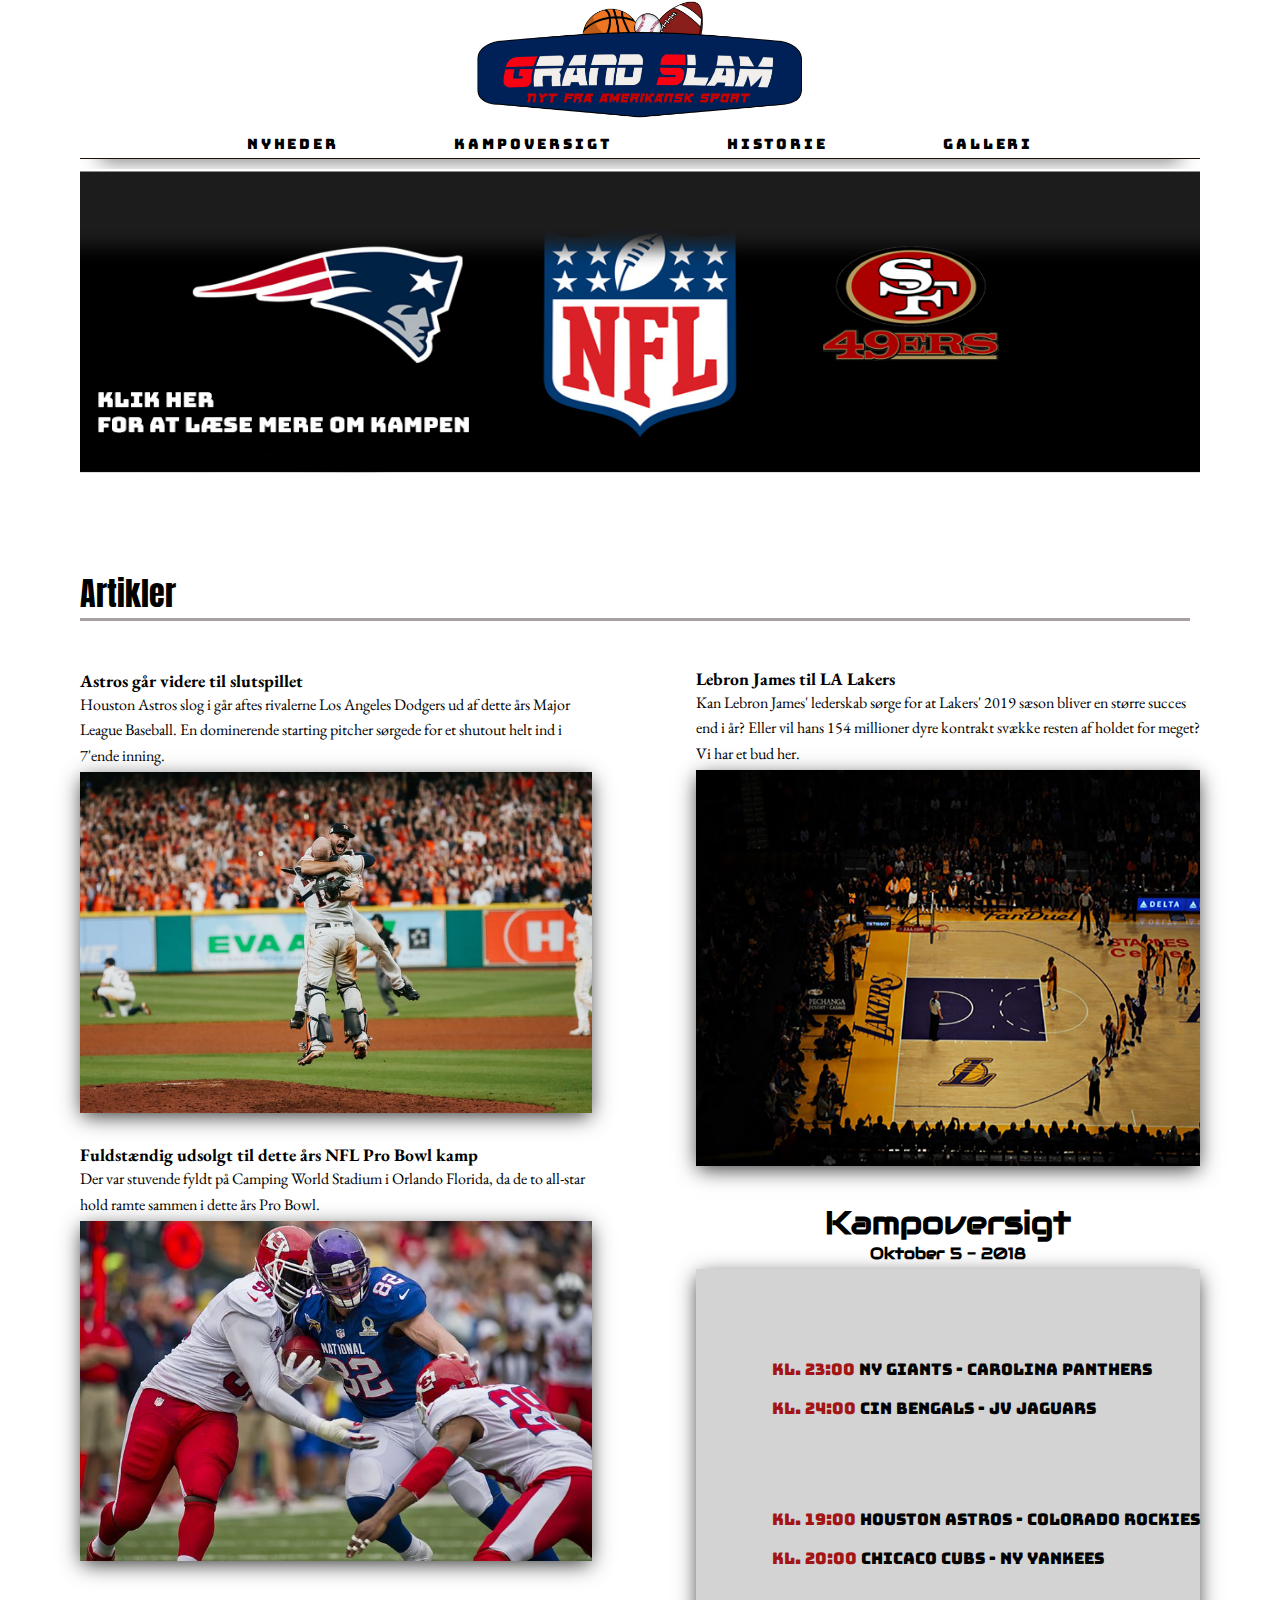
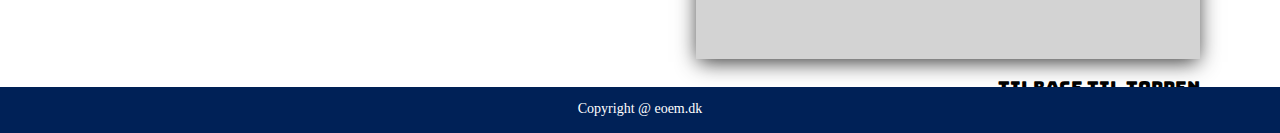
<file: index.html>
<!DOCTYPE HTML>
<html lang="da">
    
<head>
    <meta charset="UTF-8">
    <title>Grand Slam | Nyt fra amerikansk sport</title>
    <meta name="viewport" content="width=device-width, initial-scale=1.0">
    <meta name="description" content="Nyheder fra amerikansk sport: Baseball, Football / amerikansk fodbold, Basketball og Ishockey. Historien bag sportsgrenene samt galleri fra diverse kampe."> 
    <link href="https://fonts.googleapis.com/css?family=Bungee|Anton|Audiowide|EB+Garamond:400,700|Oswald|PT+Serif" rel="stylesheet">
    <link href="mystyle.css" rel="stylesheet">
</head>


<!-- Header til og med streg -->
<body class="linkstate">
    <div class="container">
        <div class="sidehoved"></div>
        <nav class="menu_nav">
            <ul class="nav_liste nav_listeelement">
                <li><a href="index.html" class="link nav_link">Nyheder</a></li>
                <li><a href="#kampoversigt" class="link nav_link">Kampoversigt</a></li>
                <li><a href="historie.html" class="link nav_link">Historie</a></li>
                <li><a href="#" class="link nav_link">Galleri</a></li>
            </ul>
        </nav>
        
        <hr class="hr"/>
    
<!-- Hovedindhold -->
        
        <div class="banner">
            <a href="#" id="bannerlink">Link til artikel</a>
        </div>
        
        
        <section class="artikel1">
            <h1 class="artikel_section"> Artikler </h1>
            <hr class="artikel_streg"/>
            
            <a href="news.html"><h3 class="overskrift_font">Astros går videre til slutspillet</h3></a>
            <a href="news.html"><p class="broedtekst">Houston Astros slog i går aftes rivalerne Los Angeles Dodgers ud af dette års Major League Baseball. En dominerende starting pitcher sørgede for et shutout helt ind i 7'ende inning.
            </p></a>
            <a href="news.html"><img class="billede grow" alt="Houston-astros-billede" src="images/MLBphoto.jpeg"></a>
            
            <a href="NFLnews.html"><h3 class="overskrift overskrift_font">Fuldstændig udsolgt til dette års NFL Pro Bowl kamp</h3></a>
            <a href="NFLnews.html"><p class="broedtekst">Der var stuvende fyldt på Camping World Stadium i Orlando Florida, da de to all-star hold ramte sammen i dette års Pro Bowl. 
            </p></a>
            <a href="NFLnews.html"><img class="billede grow" alt="Pro-Bowl-billede" src="images/NFLphoto.jpg"></a>
        </section>
        
        <section class="artikel2">
            <a href="#"><h3 class="overskrift_font">Lebron James til LA Lakers</h3></a>
            <a href="#"><p class="broedtekst">Kan Lebron James' lederskab sørge for at Lakers' 2019 sæson bliver en større succes end i år? Eller vil hans 154 millioner dyre kontrakt svække resten af holdet for meget? Vi har et bud her.</p></a>
            <a href="#"><img class="billede2 grow" alt="LA-Lakers-billede" src="images/NBAlakers.jpeg"></a>
    
<!-- Kampoversigt -->
            <a name="kampoversigt"></a>
            <h3 class=nyfont>Kampoversigt</h3>
            <h5 class="nyfont_under">Oktober 5 - 2018 </h5>
           <div class="box">
               <br>
               <br>
               <br>
               <br>
               <br>
               <p class="kampe_font hold"><span class="tid">Kl. 23:00</span>  NY Giants - Carolina Panthers</p>
               <br>
               <p class="kampe_font hold"><span class="tid">Kl. 24:00</span>  CIN Bengals - JV Jaguars </p>
               <br>
               <br>
               <br>
               <br>
               <br>
               <p class="kampe_font hold"><span class="tid">Kl. 19:00</span>  Houston Astros - Colorado Rockies </p>
               <br>
               <p class="kampe_font hold"><span class="tid">Kl. 20:00</span>  Chicaco Cubs - NY Yankees</p>
            </div>
            <a href="index.html" class="link"><p class="tilbage_knap">Tilbage til toppen</p></a>
        </section>
        
        
<!-- footer -->
        
        <footer class="sidefod footerbox">
            <p class="copyright">Copyright @ eoem.dk</p>    
        </footer>
    </div>
</body>
</html>
</file>
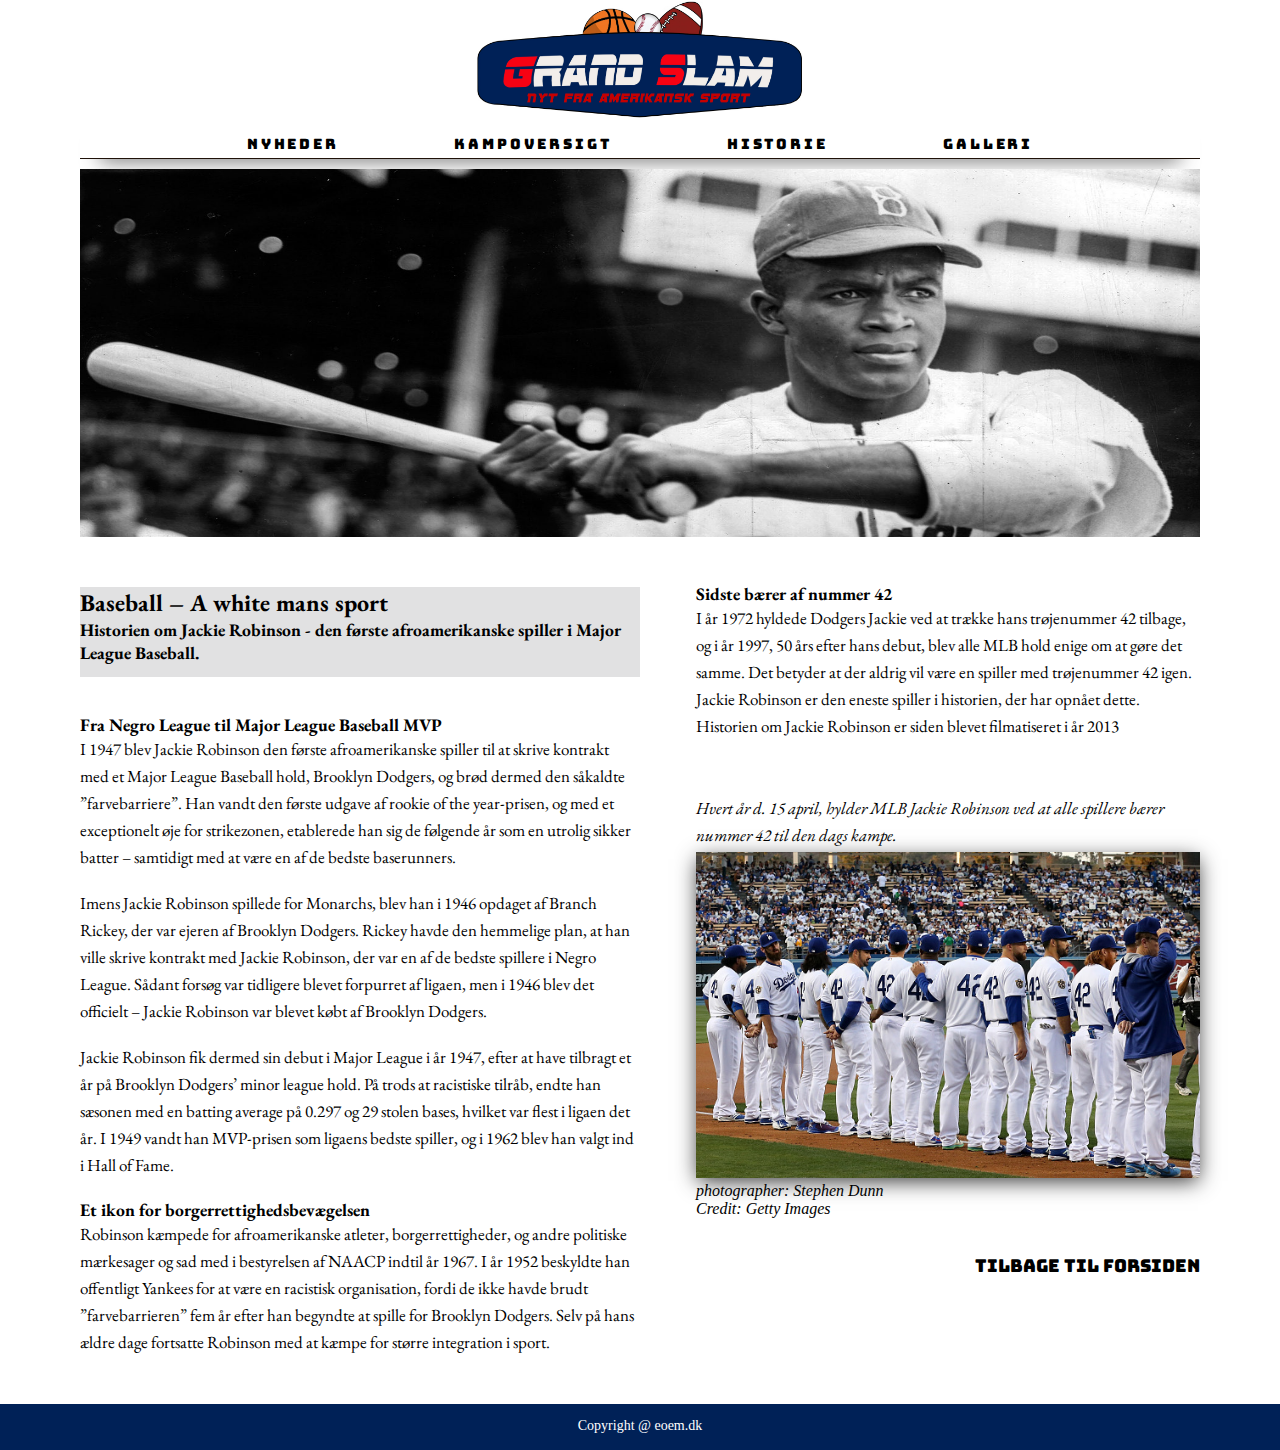
<file: historie.html>
<!DOCTYPE HTML>
<html lang="da">
    
<head>
    <meta charset="UTF-8">
    <title>Grand Slam | Jackie Robinson historie</title>
    <meta name="viewport" content="width=device-width, initial-scale=1.0">
    <meta name="description" content="Nyheder fra amerikansk sport: Baseball, Football / amerikansk fodbold, Basketball og Ishockey. Historien bag sportsgrenene samt galleri fra diverse kampe.">
    <link href="https://fonts.googleapis.com/css?family=Bungee|Anton|Audiowide|EB+Garamond:400,700|Oswald|PT+Serif" rel="stylesheet">
    <link href="mystyle.css" rel="stylesheet">
</head>


<!-- Header til og med streg -->
<body class="linkstate">
    <div class="container">
        <div class="sidehoved"></div>
        <nav class="menu_nav">
            <ul class="nav_liste nav_listeelement">
                <li><a href="index.html" class="link nav_link">Nyheder</a></li>
                <li><a href="index.html#kampoversigt" class="link nav_link">Kampoversigt</a></li>
                <li><a href="historie.html" class="link nav_link">Historie</a></li>
                <li><a href="#" class="link nav_link">Galleri</a></li>
            </ul>
        </nav>
        
        <hr class="hr"/>
    
<!-- Hovedindhold -->
        
        <div id="banner_historie" class="banner"></div>
        
        
        <section class="artikel1 box3">
            <h1 class="artikel_section_gem"> Artikler </h1>
            <hr class="artikel_streg_gem"/>
            <h3 class="artikel_overskrift_historie">Baseball – A white mans sport</h3>
            <p class="artikel_suboverskrift">Historien om Jackie Robinson - den første afroamerikanske spiller i Major League Baseball. 
            </p>
        </section>
        
        <article class="artikel_venstre">
            <h2 class="overskrift_font">Fra Negro League til Major League Baseball MVP </h2>
            <p class="broedtekst2">I 1947 blev Jackie Robinson den første afroamerikanske spiller til at skrive kontrakt med et Major League Baseball hold, Brooklyn Dodgers, og brød dermed den såkaldte ”farvebarriere”. 
            Han vandt den første udgave af rookie of the year-prisen, og med et exceptionelt øje for strikezonen, etablerede han sig de følgende år som en utrolig sikker batter – samtidigt med at være en af de bedste baserunners.</p>
            <br>
            <p class="broedtekst2">Imens Jackie Robinson spillede for Monarchs, blev han i 1946 opdaget af Branch Rickey, der var ejeren af Brooklyn Dodgers. Rickey havde den hemmelige plan, at han ville skrive kontrakt med Jackie Robinson, der var en af de bedste spillere i Negro League. Sådant forsøg var tidligere blevet forpurret af ligaen, men i 1946 blev det officielt – Jackie Robinson var blevet købt af Brooklyn Dodgers. </p>
            <br>
            <p class="broedtekst2">Jackie Robinson fik dermed sin debut i Major League i år 1947, efter at have tilbragt et år på Brooklyn Dodgers’ minor league hold. På trods at racistiske tilråb, endte han sæsonen med en batting average på 0.297 og 29 stolen bases, hvilket var flest i ligaen det år.
            I 1949 vandt han MVP-prisen som ligaens bedste spiller, og i 1962 blev han valgt ind i Hall of Fame.</p>
            <br>
            <p class="overskrift_font">Et ikon for borgerrettighedsbevægelsen </p>
            <p class="broedtekst2">Robinson kæmpede for afroamerikanske atleter, borgerrettigheder, og andre politiske mærkesager og sad med i bestyrelsen af NAACP indtil år 1967. 
                I år 1952 beskyldte han offentligt Yankees for at være en racistisk organisation, fordi de ikke havde brudt ”farvebarrieren” fem år efter han begyndte at spille for Brooklyn Dodgers.
                Selv på hans ældre dage fortsatte Robinson med at kæmpe for større integration i sport.</p>
        </article>
        
        <article class="artikel3">
            <h2 class="overskrift_font">Sidste bærer af nummer 42</h2>
            <p class="broedtekst2">I år 1972 hyldede Dodgers Jackie ved at trække hans trøjenummer 42 tilbage, og i år 1997, 50 års efter hans debut, blev alle MLB hold enige om at gøre det samme. Det betyder at der aldrig vil være en spiller med trøjenummer 42 igen. Jackie Robinson er den eneste spiller i historien, der har opnået dette.</p>
            <p class="broedtekst2">Historien om Jackie Robinson er siden blevet filmatiseret i år 2013</p>
            <br>
            <br>
            <br>
            <p class="broedtekst2"><i>Hvert år d. 15 april, hylder MLB Jackie Robinson ved at alle spillere bærer nummer 42 til den dags kampe.</i></p>
            <img src="images/jackie_robinson_day.jpg" alt="Dodgers-hold-42" class="billede">
            <p><i>photographer: Stephen Dunn</i></p>
            <p><i>Credit: Getty Images</i></p>
            
            <br>
            <a href="index.html" class="link"><p class="tilbage_knap ">Tilbage til forsiden</p></a>
        </article>
    </div>
<!-- footer -->
        
    <footer class="sidefod footerbox">
        <p class="copyright">Copyright @ eoem.dk</p>    
    </footer>   
</body>
    

            
</html>
</file>
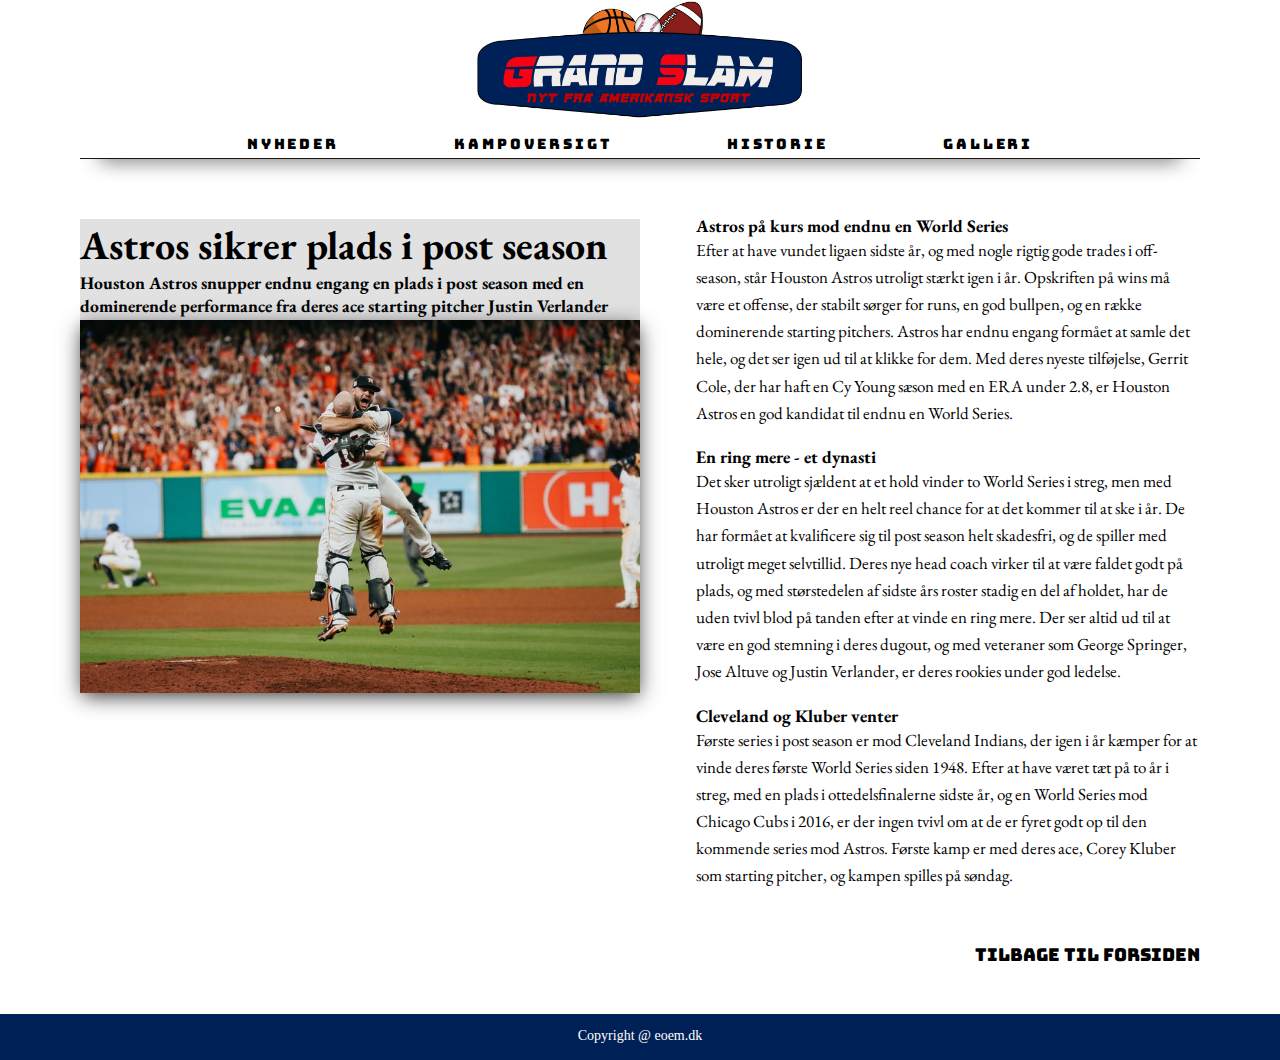
<file: news.html>
<!DOCTYPE HTML>
<html lang="da">
    
<head>
    <meta charset="UTF-8">
    <title>Grand Slam | Nyheder fra MLB</title>
    <meta name="viewport" content="width=device-width, initial-scale=1.0">
    <meta name="description" content="Nyheder fra amerikansk sport: Baseball, Football / amerikansk fodbold, Basketball og Ishockey. Historien bag sportsgrenene samt galleri fra diverse kampe.">
    <link href="https://fonts.googleapis.com/css?family=Bungee|Anton|Audiowide|EB+Garamond:400,700|Oswald|PT+Serif" rel="stylesheet">
    <link href="mystyle.css" rel="stylesheet">
</head>


<!-- Header til og med streg -->
<body class="linkstate">
    <div class="container">
        <div class="sidehoved"></div>
        <nav class="menu_nav">
            <ul class="nav_liste nav_listeelement">
                <li><a href="index.html" class="link nav_link">Nyheder</a></li>
                <li><a href="index.html#kampoversigt" class="link nav_link">Kampoversigt</a></li>
                <li><a href="historie.html" class="link nav_link">Historie</a></li>
                <li><a href="#" class="link nav_link">Galleri</a></li>
            </ul>
        </nav>
        
        <hr class="hr"/>
    
<!-- Hovedindhold -->
        
        <div class="banner_gem">
            <a href="#" id="bannerlink">Link til artikel</a>
        </div>
        
        
        <main class="artikel1 box2">
            <h1 class="artikel_section_gem"> Artikler </h1>
            <hr class="artikel_streg_gem"/>
            <h3 class="artikel_overskrift">Astros sikrer plads i post season</h3>
            <p class="artikel_suboverskrift">Houston Astros snupper endnu engang en plads i post season med en dominerende performance fra deres ace starting pitcher Justin Verlander
            </p>
            <img class="billede" alt="Houston-Astros-billede" src="images/MLBphoto.jpeg">
        </main>
        
        <article class="artikel3">
            <h2 class="overskrift_font">Astros på kurs mod endnu en World Series</h2>
            <p class="broedtekst2">Efter at have vundet ligaen sidste år, og med nogle rigtig gode trades i off-season, står Houston Astros utroligt stærkt igen i år. Opskriften på wins må være et offense, der stabilt sørger for runs, en god bullpen, og en række dominerende starting pitchers. Astros har endnu engang formået at samle det hele, og det ser igen ud til at klikke for dem. Med deres nyeste tilføjelse, Gerrit Cole, der har haft en Cy Young sæson med en ERA under 2.8, er Houston Astros en god kandidat til endnu en World Series. </p>
            <br>
            <p class="overskrift_font">En ring mere - et dynasti</p>
            <p class="broedtekst2">Det sker utroligt sjældent at et hold vinder to World Series i streg, men med Houston Astros er der en helt reel chance for at det kommer til at ske i år. De har formået at kvalificere sig til post season helt skadesfri, og de spiller med utroligt meget selvtillid. Deres nye head coach virker til at være faldet godt på plads, og med størstedelen af sidste års roster stadig en del af holdet, har de uden tvivl blod på tanden efter at vinde en ring mere. Der ser altid ud til at være en god stemning i deres dugout, og med veteraner som George Springer, Jose Altuve og Justin Verlander, er deres rookies under god ledelse.</p>
            <br>
            <p class="overskrift_font">Cleveland og Kluber venter</p>
            <p class="broedtekst2">Første series i post season er mod Cleveland Indians, der igen i år kæmper for at vinde deres første World Series siden 1948. Efter at have været tæt på to år i streg, med en plads i ottedelsfinalerne sidste år, og en World Series mod Chicago Cubs i 2016, er der ingen tvivl om at de er fyret godt op til den kommende series mod Astros. Første kamp er med deres ace, Corey Kluber som starting pitcher, og kampen spilles på søndag.</p>
            <br>
            <br>
            <a href="index.html" class="link"><p class="tilbage_knap ">Tilbage til forsiden</p></a>
        </article>
        
    </div>
<!-- footer -->
        
    <footer class="sidefod footerbox">
        <p class="copyright">Copyright @ eoem.dk</p>       
    </footer>         
    </body>
</html>
</file>
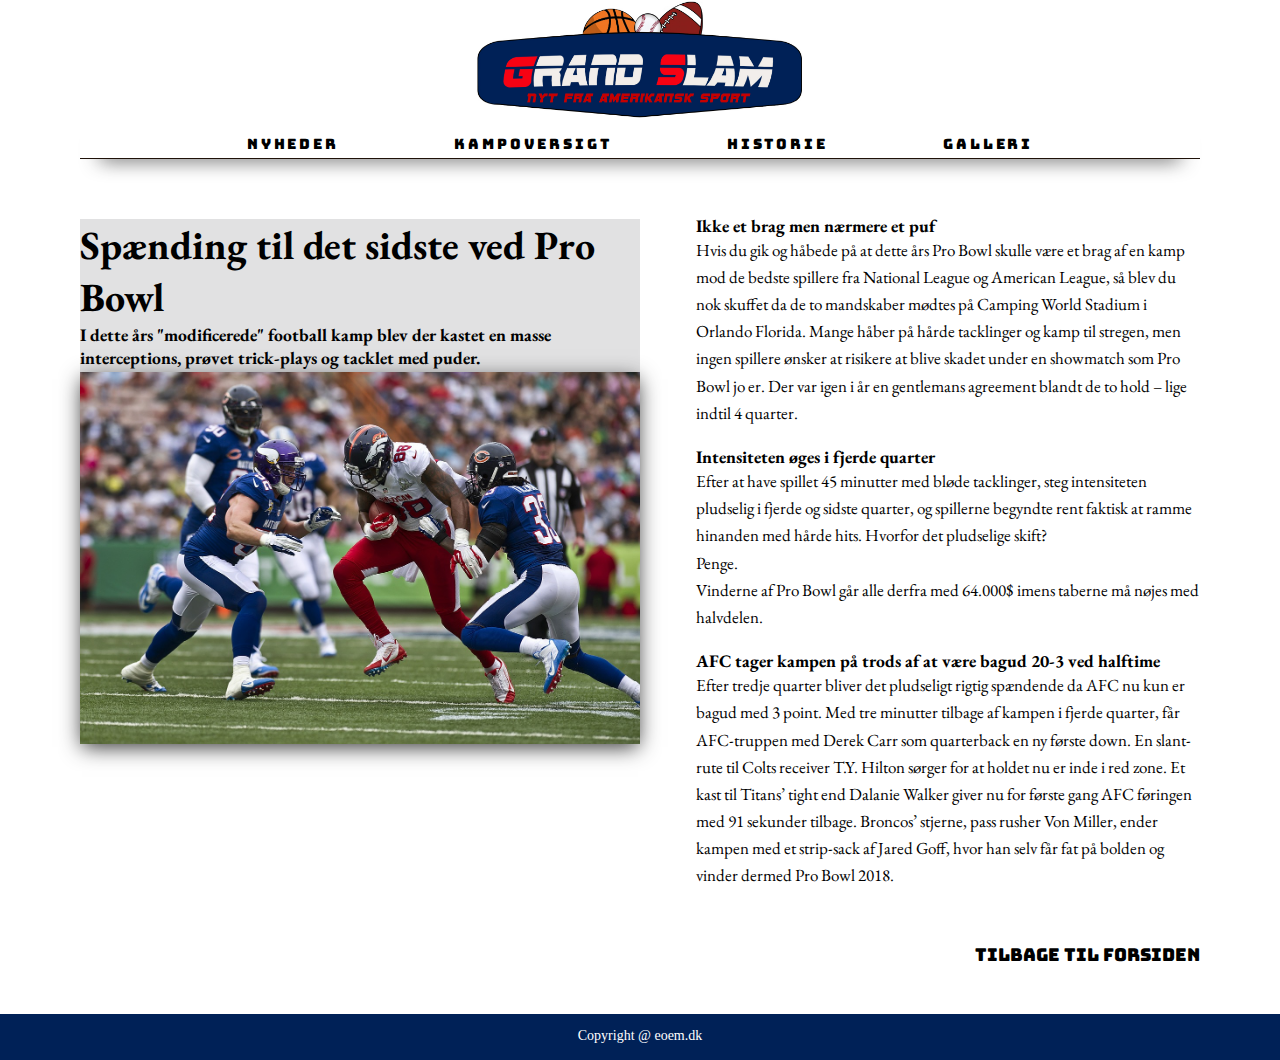
<file: NFLnews.html>
<!DOCTYPE HTML>
<html lang="da">
    
<head>
    <meta charset="UTF-8">
    <title>Grand Slam | Nyheder om NFL</title>
    <meta name="viewport" content="width=device-width, initial-scale=1.0">
    <meta name="description" content="Nyheder fra amerikansk sport: Baseball, Football / amerikansk fodbold, Basketball og Ishockey. Historien bag sportsgrenene samt galleri fra diverse kampe.">
    <link href="https://fonts.googleapis.com/css?family=Bungee|Anton|Audiowide|EB+Garamond:400,700|Oswald|PT+Serif" rel="stylesheet">
    <link href="mystyle.css" rel="stylesheet">
</head>


<!-- Header til og med streg -->
<body class="linkstate">
    <div class="container">
        <div class="sidehoved"></div>
        <nav class="menu_nav">
            <ul class="nav_liste nav_listeelement">
                <li><a href="index.html" class="link nav_link">Nyheder</a></li>
                <li><a href="index.html#kampoversigt" class="link nav_link">Kampoversigt</a></li>
                <li><a href="historie.html" class="link nav_link">Historie</a></li>
                <li><a href="#" class="link nav_link">Galleri</a></li>
            </ul>
        </nav>
        
        <hr class="hr"/>
    
<!-- Hovedindhold -->
        
        <div class="banner_gem">
            <a href="#" id="bannerlink">Link til artikel</a>
        </div>
        
        
        <main class="artikel1 box2">
            <h1 class="artikel_section_gem"> Artikler </h1>
            <hr class="artikel_streg_gem"/>
            <h3 class="artikel_overskrift">Spænding til det sidste ved Pro Bowl</h3>
            <p class="artikel_suboverskrift">I dette års "modificerede" football kamp blev der kastet en masse interceptions, prøvet trick-plays og tacklet med puder.
            </p>
            <img class="billede" alt="Pro-bowl-billede" src="images/NFLProbowl.jpg">
        </main>
        
        <article class="artikel3">
            <h2 class="overskrift_font">Ikke et brag men nærmere et puf</h2>
            <p class="broedtekst2">Hvis du gik og håbede på at dette års Pro Bowl skulle være et brag af en kamp mod de bedste spillere fra National League og American League, så blev du nok skuffet da de to mandskaber mødtes på Camping World Stadium i Orlando Florida. Mange håber på hårde tacklinger og kamp til stregen, men ingen spillere ønsker at risikere at blive skadet under en showmatch som Pro Bowl jo er. Der var igen i år en gentlemans agreement blandt de to hold – lige indtil 4 quarter. </p>
            <br>
            <p class="overskrift_font">Intensiteten øges i fjerde quarter</p>
            <p class="broedtekst2">Efter at have spillet 45 minutter med bløde tacklinger, steg intensiteten pludselig i fjerde og sidste quarter, og spillerne begyndte rent faktisk at ramme hinanden med hårde hits. Hvorfor det pludselige skift?
            <p class="broedtekst2">
            Penge.
            </p>
            <p class="broedtekst2">
            Vinderne af Pro Bowl går alle derfra med 64.000$ imens taberne må nøjes med halvdelen.</p>
            <br>
            <p class="overskrift_font">AFC tager kampen på trods af at være bagud 20-3 ved halftime</p>
            <p class="broedtekst2">Efter tredje quarter bliver det pludseligt rigtig spændende da AFC nu kun er bagud med 3 point. Med tre minutter tilbage af kampen i fjerde quarter, får AFC-truppen med Derek Carr som quarterback en ny første down. En slant-rute til Colts receiver T.Y. Hilton sørger for at holdet nu er inde i red zone. Et kast til Titans’ tight end Dalanie Walker giver nu for første gang AFC føringen med 91 sekunder tilbage. Broncos’ stjerne, pass rusher Von Miller, ender kampen med et strip-sack af Jared Goff, hvor han selv får fat på bolden og vinder dermed Pro Bowl 2018.</p>
            <br>
            <br>
            <a href="index.html" class="link"><p class="tilbage_knap ">Tilbage til forsiden</p></a>
        </article>
        
    </div>
    
    <!-- footer -->
    <footer class="sidefod footerbox">
            <p class="copyright">Copyright @ eoem.dk</p>
            
        </footer>
    </body>            
</html>
</file>
<file: mystyle.css>
/* -- Reset alt -- */

* {
    margin: 0;
    padding: 0;
}



/* -- Grid layout -- */


.container {
    display: grid;
    grid-template-rows: auto auto auto auto auto auto;
    grid-template-columns: 5em minmax(20em, 1fr) minmax(20em, 1fr) 5em;
    grid-template-areas: 
        "pad1 logo logo pad2"
        "pad1 menu1 menu1 pad2"
        "pad1 streg streg pad2"
        "pad1 banner banner pad2"
        "pad1 artikel1 artikel2 pad2"
        "footer footer footer footer"
}



.sidehoved {
    grid-area: logo;
}

.artikel1 {
    grid-area: artikel1;    
}

.artikel2 {
    grid-area: artikel2;
}

.artikel3 {
    grid-area: artikel2;
}

.artikel_venstre {
    grid-area: artikel1;
}

.sidefod {
    grid-area: footer;
}

.menu_nav {
    grid-area: menu1;
}

.pad1 {
    grid-area: pad1;
}

.pad2 {
    grid-area: pad2;
}

.streg {
    grid-area: streg;
}

.banner {
    grid-area: banner;
}

.artikel_streg {
    grid-area: artikel1;
}




/* -- Header logo -- */

.sidehoved {
    background: url(images/GrandSlamLogo.jpg) no-repeat center;
    background-size: 30% 100%;
    text-align: center;
    height: 7.5em;
    
}

.nav_liste {
    margin: 0px;
    padding-top: 1em;
    padding-bottom: 0.3em;
    list-style-type: none;
    display: flex;
    justify-content: center;

}

.nav_listeelement{
    font-size: 0.9em;
    text-transform: uppercase;
    letter-spacing: .2em;
    font-family: 'Bungee', cursive;
}

.nav_link {
    padding-left: 3.5em;
    padding-right: 3.5em;
    margin: .5em;
    padding-top: 1em;
}

a {color:black}

.link {
    color: black;
    text-decoration: none;
}

.linkstate a.link:hover {
    color: #d9211a;
    text-decoration: none;
}

.linkstate a:link {
    text-decoration: none;
    color: black;
}

.linkstate a:active {
    color: black;
    text-decoration: none;
}

.hr {
  border:none;
  width: 100%;
  height: 50px;
  margin-top: 0;
  border-bottom: 1px solid #1f1209;
  box-shadow: 0 20px 20px -20px #333;
  margin: -50px auto 10px;
  grid-area: streg;
}



/* -- Body styles -- */


#bannerlink {
    display: block;
    padding-top: 5em;
    background: url(images/banner1.jpg) no-repeat center;
    background-size: 105% 100%;
    height: 14em;
    overflow:hidden;
    text-indent:100%;
    white-space:nowrap;
    grid-area: banner;
}

.artikel1 {
    padding-top: 6em;
    padding-right: 3em;
}

.artikel2 {
    padding-top: 194px;
    padding-left: 3.5em;
}
.artikel_streg {
    border: none;
    height: 2px;
    width: 216.7%;
    margin-top: 0;
    margin-bottom: 3em;
    border-bottom: 1px solid #a8a0a0;
    background-color: #a8a0a0;
    color: gray;
}

.artikel_section {
    font-family: 'Anton', sans-serif;
    font-weight: 400;
    font-size: 2em;
}

.billede {
    margin-top: 0.2em;
    width: 100%;
    border: none;
    box-shadow: 0 5px 20px -2px #333;
}

.billede2 {
    margin-top: 0.2em;
    width: 100%;
    height: 40.7%;
    border: none;
    box-shadow: 0 5px 20px -2px #333;
}

.grow { transition: all .2s ease-in-out; }
.grow:hover { transform: scale(1.03); }



.overskrift {
    padding-top: 1.5em;
}

.box {
    background-color: lightgray;
    margin-top:  0.35em;
    padding-bottom: 17.8%;
    width: 100%;
    border: none;
    box-shadow: 0 5px 20px -2px #333;
}

.overskrift_font {
    font-family: 'EB Garamond', serif;
    font-weight: bold;
    font-size: 1.1em;
}

.broedtekst {
    font-family: 'EB Garamond', serif;
    line-height: 1.6;
    font-size: 16px;
    
}

/* -- Kampoversigt -- */

.nyfont {
    font-family: 'Audiowide', cursive;
    font-size: 2em;
    margin-top: 1em;
    text-align: center;
}

.nyfont_under {
    font-family: 'Audiowide', cursive;
    font-size: 1em;
    text-align: center;
}

.kampe_font {
    font-family: 'Bungee', cursive;
}

.hold {
    padding-left: 15%
}

.tid {
    color: #a31515;
}


/* -- footer -- */

.footerbox {
    background-color: #002157;
    margin-top: 3em;
    padding-bottom: 1em;
    
}

.copyright {
    color: white;
    text-align: center;
    padding-top: 1em;
    font-size: 14px;
}





/* -- NEWS SIDE -- */


.banner_gem {
    display: none;
}

.artikel_section_gem {
    display: none;
}

.artikel_streg_gem {
    display: none;
}

.artikel_overskrift {
    font-family: 'EB Garamond', serif;
    font-weight: bold;
    font-size: 2.5em;
    
}

.artikel_suboverskrift {
    font-family: 'EB Garamond', serif;
    font-weight: bold;
    font-size: 1.1em;
    
}

.artikel3 {
    padding-top: 45px;
    padding-left: 3.5em;
}

.box2 {
    background-color: #e1e1e2;
    height: 30%;
    width: 100%;
    border: none;
    padding-right: 0;
    padding-top: 0;
    margin-top: 50px;
}

.tilbage_knap {
    padding-top: 1em;
    font-size: 1.1em;
    font-family: 'Bungee', cursive;
    text-align: right;
}

.broedtekst2 {
    font-family: 'EB Garamond', serif;
    line-height: 1.6;
    font-size: 17px;
}



/* -- HISTORIE SIDE -- */

#banner_historie {
    display: block;
    padding-top: 5em;
    background: url(images/JackieRobinson_banner.jpg) no-repeat center;
    background-size: 105% 100%;
    height: 18em;
    overflow:hidden;
    text-indent:100%;
    white-space:nowrap;
    grid-area: banner;
}

.box3 {
    background-color: #e1e1e2;
    height: 11%;
    width: 100%;
    border: none;
    padding-right: 0;
    padding-top: 0;
    margin-top: 50px;
}

.artikel_venstre {
    padding-top: 11em;
}

.artikel_overskrift_historie {
    font-family: 'EB Garamond', serif;
    font-weight: bold;
    font-size: 1.5em;
}


/* RWD - Responsive webdesign */

@media only screen and (min-width: 600px) {
    .boks {
        width: 45%;
    }
}

@media only screen and (max-width: 800px) {
    .container {
        grid-template-rows: auto auto auto auto auto;
        grid-template-columns: 1fr;
        grid-template-areas: 
            "logo"
            "menu1"
            "artikel1"
            "artikel2"
            "footer"
    }
    
    .sidehoved {
    background: url(images/GrandSlamLogo.jpg) no-repeat center;
    background-size: 60% 100%;
    text-align: center;
    height: 7.5em;
    }

    .banner {
        display: none;
    }
    
    .nav_liste {
        display: flex;
        flex-direction: column;
        text-align: center;
        line-height: 3.5em;
    }
    
    .artikel_streg {
    border: none;
    height: 2px;
    width: 100%;
    margin-top: 0;
    margin-bottom: 3em;
    border-bottom: 1px solid #a8a0a0;
    background-color: #a8a0a0;
    color: gray;
}
    .artikel_section {
        padding-top: 3em;
        font-size: 27px;
        text-align: center;
    }
    
    .artikel_overskrift {
        font-size: 1.5em;
        padding-left: 10px;
    }
    
    
    .artikel1 {
        padding-right: 0;
        padding-top: 0;
    }
    
    .artikel2 {
        padding-left: 0;
        padding-top: 2em;
    }
    
    .artikel3 {
        padding-left: 10px;
    }
    
    .artikel_venstre {
        padding-left: 10px;
    }
    
    .hold {
        padding-left: 5%;
    }
    
    .tilbage_knap {
        text-align: center;
    }
    
    .artikel_overskrift_historie {
        padding-left: 10px;
    }
    
    .artikel_suboverskrift {
        padding-left: 10px;
    }

} /*slut på @media */
</file>
